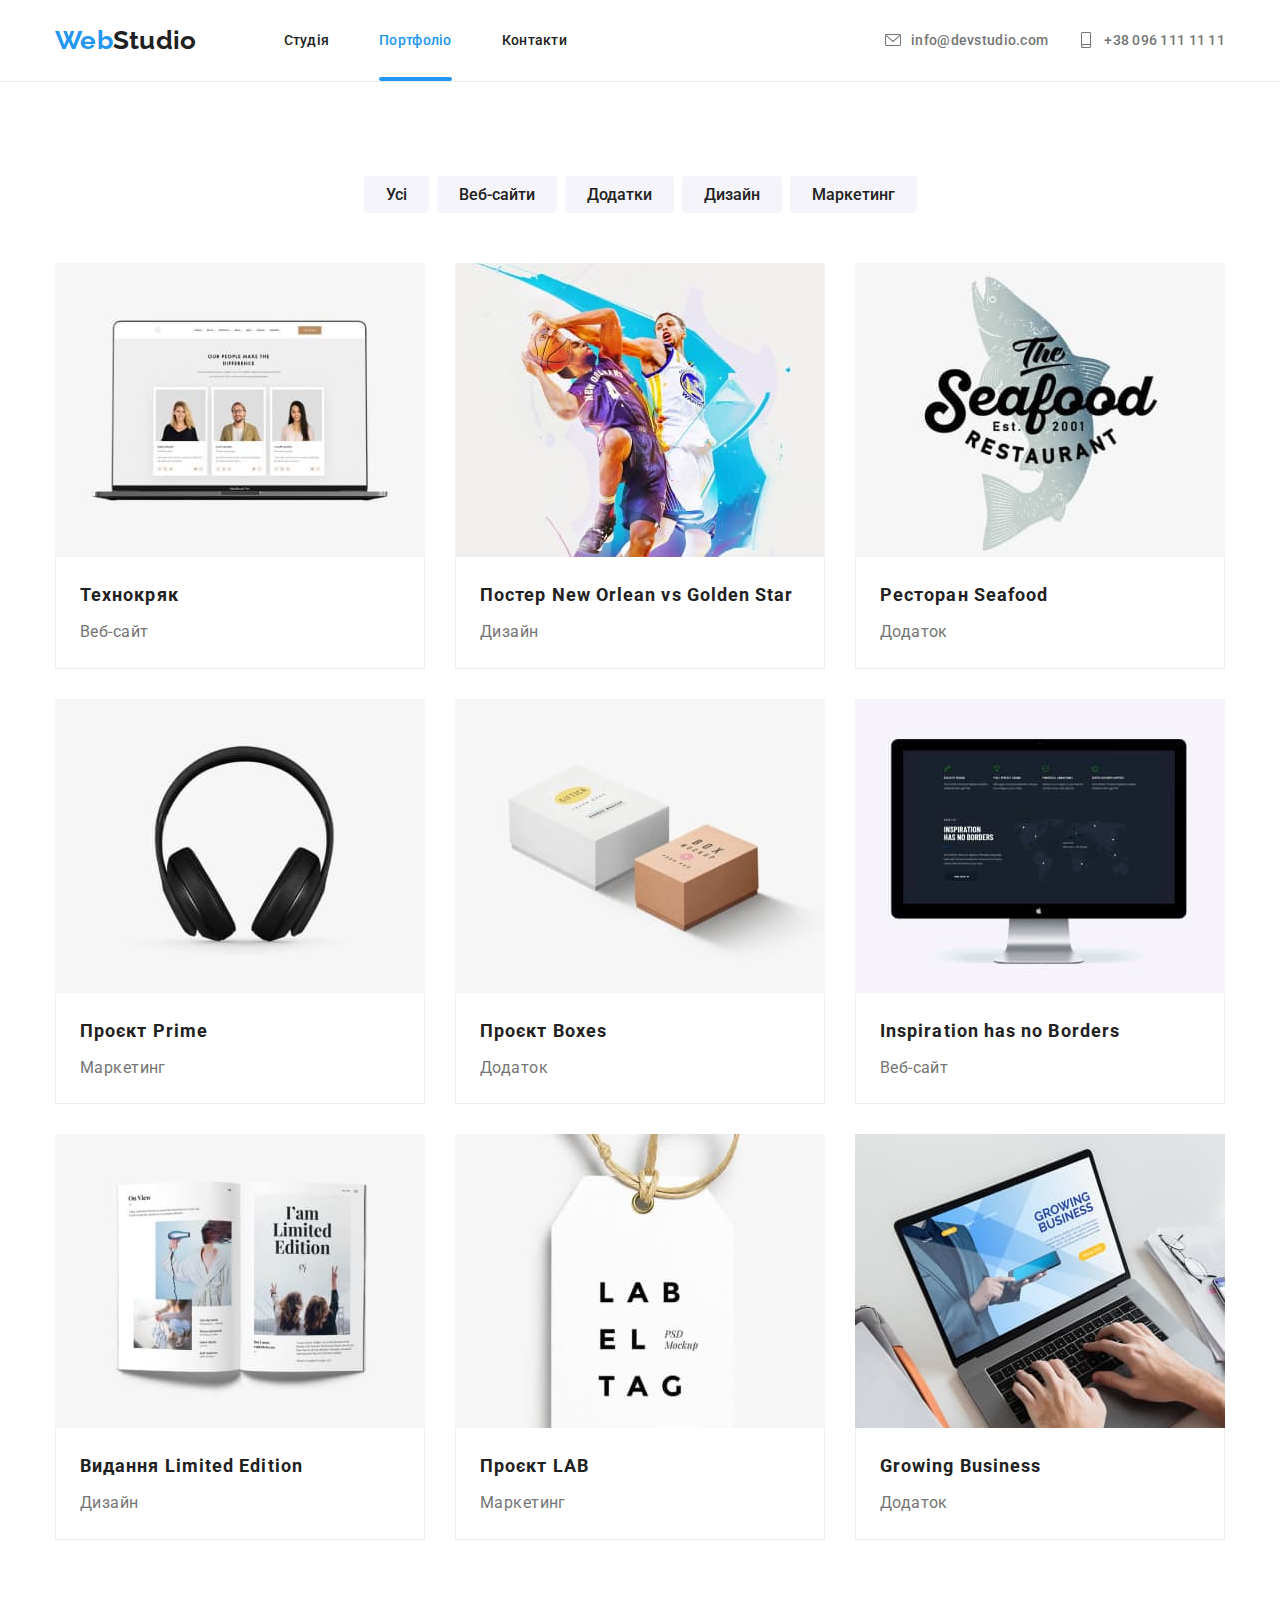
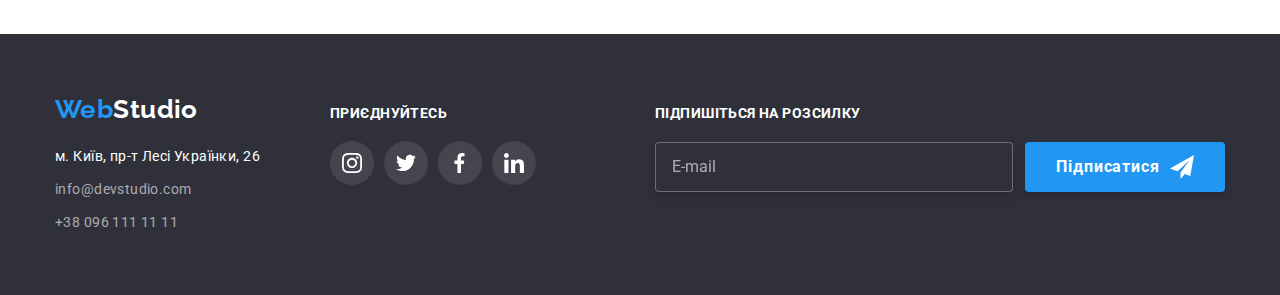
<file: portfolio.html>
<!DOCTYPE html>
<html lang="en">

<head>
  <meta charset="UTF-8" />
  <meta http-equiv="X-UA-Compatible" content="IE=edge" />
  <meta name="viewport" content="width=device-width, initial-scale=1.0" />
  <title>Document</title>
  <link rel="preconnect" href="https://fonts.googleapis.com" />
  <link rel="preconnect" href="https://fonts.gstatic.com" crossorigin />
  <link href="https://fonts.googleapis.com/css2?family=Raleway:wght@700&family=Roboto:wght@400;500;700;900&display=swap"
    rel="stylesheet" />
  <link rel="stylesheet" href="https://cdnjs.cloudflare.com/ajax/libs/modern-normalize/1.1.0/modern-normalize.css" />
  <link rel="stylesheet" href="./css/main.min.css" />
</head>

<body>
  <header class="page-header">
    <div class="navigation-contact container">
      <nav class="navigation">
        <a href="./index.html" class="logo link">
          <span class="logo__text">Web</span>Studio</a>
        <ul class="navigation__list list">
          <li class="navigation__item">
            <a href="./index.html" class="navigation__link link">Студія</a>
          </li>
          <li class="navigation__item">
            <a href="./portfolio.html" class="navigation__link link current">Портфоліо</a>
          </li>
          <li class="navigation__item">
            <a href="" class="navigation__link link">Контакти</a>
          </li>
        </ul>
      </nav>
      <ul class="contact list">
        <li class="contact__item item">
          <a href="mailto:info@devstudio.com" class="contact__link link">
            <svg class="contact__icon">
              <use href="./images/symbol-defs.svg#icon-envelope"></use>
            </svg>
            info@devstudio.com</a>
        </li>
        <li class="contact__item item">
          <a href="tel:+380961111111" class="contact__link link">
            <svg class="contact__icon">
              <use href="./images/symbol-defs.svg#icon-smartphone"></use>
            </svg>
            +38 096 111 11 11</a>
        </li>
      </ul>
    </div>
  </header>
  <main>
    <!-- Our works -->
    <section class="works section">
      <div class="container">
        <h1 class="visually-hidden">Наші роботи</h1>
        <ul class="button-list list">
          <li class="button-list__item"><button type="button" class="button-list__btn">Усі</button></li>
          <li class="button-list__item">
            <button type="button" class="button-list__btn">Веб-сайти</button>
          </li>
          <li class="button-list__item">
            <button type="button" class="button-list__btn">Додатки</button>
          </li>
          <li class="button-list__item">
            <button type="button" class="button-list__btn">Дизайн</button>
          </li>
          <li class="button-list__item">
            <button type="button" class="button-list__btn">Маркетинг</button>
          </li>
        </ul>
        <ul class="works__list list">
          <li class="works__item item">
            <a href="" class="works__link link">
              <div class="works__wrap">
                <img class="works__img" src="./images/portfolio-img1.jpg" alt="Веб-сайт" width="370" height="294" />
                <p class="works__paragraph">
                  Ресурс пропонує комплексні пропозиції з різним рівнем
                  функціоналу та сервісів. Все це дозволить відвідувачу
                  отримати вичерпні відомості про компанію чи приватну особу.
                </p>
              </div>
              <div class="works__card-border">
                <h2 class="works__title">Технокряк</h2>
                <p class="works__text">Веб-сайт</p>
              </div>
            </a>
          </li>
          <li class="works__item item">
            <a href="" class="works__link link">
              <div class="works__wrap">
                <img class="works__img" src="./images/portfolio-img2.jpg" alt="Гра в баскетбол" width="370" />
                <p class="works__paragraph">
                  Ресурс пропонує комплексні пропозиції з різним рівнем
                  функціоналу та сервісів. Все це дозволить відвідувачу
                  отримати вичерпні відомості про компанію чи приватну особу.
                </p>
              </div>
              <div class="works__card-border">
                <h2 class="works__title">
                  Постер New Orlean vs Golden Star
                </h2>
                <p class="works__text">Дизайн</p>
              </div>
            </a>
          </li>
          <li class="works__item item">
            <a href="" class="works__link link">
              <div class="works__wrap">
                <img class="works__img" src="./images/portfolio-img3.jpg" alt="Логотип ресторану" width="370" />
                <p class="works__paragraph">
                  Ресурс пропонує комплексні пропозиції з різним рівнем
                  функціоналу та сервісів. Все це дозволить відвідувачу
                  отримати вичерпні відомості про компанію чи приватну особу.
                </p>
              </div>
              <div class="works__card-border">
                <h2 class="works__title">Ресторан Seafood</h2>
                <p class="works__text">Додаток</p>
              </div>
            </a>
          </li>
          <li class="works__item item">
            <a href="" class="works__link link">
              <div class="works__wrap">
                <img class="works__img" src="./images/portfolio-img4.jpg" alt="Навушники" width="370" />
                <p class="works__paragraph">
                  Ресурс пропонує комплексні пропозиції з різним рівнем
                  функціоналу та сервісів. Все це дозволить відвідувачу
                  отримати вичерпні відомості про компанію чи приватну особу.
                </p>
              </div>
              <div class="works__card-border">
                <h2 class="works__title">Проєкт Prime</h2>
                <p class="works__text">Маркетинг</p>
              </div>
            </a>
          </li>
          <li class="works__item item">
            <a href="" class="works__link link">
              <div class="works__wrap">
                <img class="works__img" src="./images/portfolio-img5.jpg" alt="Коробки" width="370" />
                <p class="works__paragraph">
                  Ресурс пропонує комплексні пропозиції з різним рівнем
                  функціоналу та сервісів. Все це дозволить відвідувачу
                  отримати вичерпні відомості про компанію чи приватну особу.
                </p>
              </div>
              <div class="works__card-border">
                <h2 class="works__title">Проєкт Boxes</h2>
                <p class="works__text">Додаток</p>
              </div>
            </a>
          </li>
          <li class="works__item item">
            <a href="" class="works__link link">
              <div class="works__wrap">
                <img class="works__img" src="./images/portfolio-img6.jpg" alt="Веб-сайт" width="370" />
                <p class="works__paragraph">
                  Ресурс пропонує комплексні пропозиції з різним рівнем
                  функціоналу та сервісів. Все це дозволить відвідувачу
                  отримати вичерпні відомості про компанію чи приватну особу.
                </p>
              </div>
              <div class="works__card-border">
                <h2 class="works__title">Inspiration has no Borders</h2>
                <p class="works__text">Веб-сайт</p>
              </div>
            </a>
          </li>
          <li class="works__item item">
            <a href="" class="works__link link">
              <div class="works__wrap">
                <img class="works__img" src="./images/portfolio-img7.jpg" alt="Розгортка журналу" width="370" />
                <p class="works__paragraph">
                  Ресурс пропонує комплексні пропозиції з різним рівнем
                  функціоналу та сервісів. Все це дозволить відвідувачу
                  отримати вичерпні відомості про компанію чи приватну особу.
                </p>
              </div>
              <div class="works__card-border">
                <h2 class="works__title">Видання Limited Edition</h2>
                <p class="works__text">Дизайн</p>
              </div>
            </a>
          </li>
          <li class="works__item item">
            <a href="" class="works__link link">
              <div class="works__wrap">
                <img class="works__img" src="./images/portfolio-img8.jpg" alt="Етикетка" width="370" />
                <p class="works__paragraph">
                  Ресурс пропонує комплексні пропозиції з різним рівнем
                  функціоналу та сервісів. Все це дозволить відвідувачу
                  отримати вичерпні відомості про компанію чи приватну особу.
                </p>
              </div>
              <div class="works__card-border">
                <h2 class="works__title">Проєкт LAB</h2>
                <p class="works__text">Маркетинг</p>
              </div>
            </a>
          </li>
          <li class="works__item item">
            <a href="" class="works__link link">
              <div class="works__wrap">
                <img class="works__img" src="./images/portfolio-img9.jpg" alt="Ноутбук" width="370" />
                <p class="works__paragraph">
                  Ресурс пропонує комплексні пропозиції з різним рівнем
                  функціоналу та сервісів. Все це дозволить відвідувачу
                  отримати вичерпні відомості про компанію чи приватну особу.
                </p>
              </div>
              <div class="works__card-border">
                <h2 class="works__title">Growing Business</h2>
                <p class="works__text">Додаток</p>
              </div>
            </a>
          </li>
        </ul>
      </div>
    </section>
  </main>
  <footer class="page-footer">
    <div class="page-footer__all container">
      <div>
        <a href="./index.html" class="logo page-footer__logo link">
          <span class="logo__text">Web</span>Studio</a>
        <address class="address">
          <ul class="address__list list">
            <li class="address__item">
              <a href="https://goo.gl/maps/d3vubVebxPEq8JXa8" target="_blank" rel="noopener noreferrer nofollow"
                class="address__link address__link--accent link">
                м. Київ, пр-т Лесі Українки, 26
              </a>
            </li>
            <li class="address__item">
              <a href="mailto:info@devstudio.com" class="adress__link  link">info@devstudio.com</a>
            </li>
            <li class="address__item">
              <a href="tel:+380961111111" class="adress__link link">+38 096 111 11 11</a>
            </li>
          </ul>
        </address>
      </div>
      <div class="footer-join">
        <p class="footer-join__title">Приєднуйтесь</p>
        <ul class="social list">
          <li class="social__item">
            <a class="social__link footer-join__link" href=""><svg class="social__icon footer-join__icon">
                <use href="./images/symbol-defs.svg#icon-instagram"></use>
              </svg>
            </a>
          </li>
          <li class="social__item">
            <a class="social__link footer-join__link" href=""><svg class="social__icon footer-join__icon">
                <use href="./images/symbol-defs.svg#icon-bird"></use>
              </svg>
            </a>
          </li>
          <li class="social__item">
            <a class="social__link footer-join__link" href=""><svg class="social__icon footer-join__icon">
                <use href="./images/symbol-defs.svg#icon-facebook"></use>
              </svg>
            </a>
          </li>
          <li class="social__item">
            <a class="social__link footer-join__link" href=""><svg class="social__icon footer-join__icon">
                <use href="./images/symbol-defs.svg#icon-linkedin"></use>
              </svg>
            </a>
          </li>
        </ul>
      </div>
      <form class="subscribe">
        <div class="subscribe__form">
          <label for="mail-subscribe" class="subscribe__label">Підпишіться на розсилку</label>
          <input type="email" name="mail-subscribe" id="mail-subscribe" placeholder="E-mail" class="subscribe__input" />
        </div>
        <button class="subscribe__button" type="submit">
          Підписатися
          <svg class="subscribe__icon">
            <use href="./images/symbol-defs.svg#icon-icon-send"></use>
          </svg>
        </button>
      </form>
    </div>
  </footer>
</body>

</html>
</file>
<file: css/main.min.css>
body{font-family:"Roboto",sans-serif;color:#757575;background-color:#fff;font-size:14px;line-height:1.71;letter-spacing:.03em}.link{text-decoration:none;color:inherit}.list{list-style-type:none;padding:0;margin:0}.container{padding-right:15px;padding-left:15px;margin:0 auto}@media screen and (min-width: 320px){.container{min-width:320px}}@media screen and (min-width: 480px){.container{width:480px}}@media screen and (min-width: 768px){.container{width:768px}}@media screen and (min-width: 1200px){.container{width:1200px}}.section{padding-top:94px;padding-bottom:94px}.centered{text-align:center}@media screen and (min-width: 1200px){.item:not(:last-child){margin-right:30px}}.visually-hidden{position:absolute;white-space:nowrap;width:1px;height:1px;overflow:hidden;border:0;padding:0;clip:rect(0 0 0 0);-webkit-clip-path:inset(50%);clip-path:inset(50%);margin:-1px}.logo{font-family:"Raleway",sans-serif;font-weight:700;font-size:26px;line-height:1.2}.logo__text{color:#2196f3}.page-header{position:relative;border-bottom:1px solid;border-color:#ececec}@media screen and (min-width: 320px)and (max-width: 767px){.navigation-contact{padding-top:10px;padding-bottom:10px}}@media screen and (min-width: 768px){.navigation-contact{display:-webkit-box;display:-ms-flexbox;display:flex;-webkit-box-align:center;-ms-flex-align:center;align-items:center}}@media screen and (min-width: 1200px){.navigation-contact{display:-webkit-box;display:-ms-flexbox;display:flex;-webkit-box-align:center;-ms-flex-align:center;align-items:center}}.navigation{font-weight:500;line-height:1.2;letter-spacing:.02em;color:#212121;display:-webkit-box;display:-ms-flexbox;display:flex;-webkit-box-align:center;-ms-flex-align:center;align-items:center}.menu-toggle{display:inline-block;margin-left:auto;padding:0;border:none;background-color:rgba(0,0,0,0)}@media screen and (min-width: 767px){.menu-toggle{display:none}}.menu-button__close:hover,.menu-button__menu:hover{fill:#2196f3}.menu-button__close:focus,.menu-button__menu:focus{fill:#2196f3}.menu-container{display:none}.menu-container.is-open~.logo{display:none}@media screen and (min-width: 320px)and (max-width: 767px){.menu-container{position:fixed;top:0;bottom:0;left:0;width:100vw;height:100vh;z-index:999;padding-top:48px;padding-left:40px;padding-bottom:48px;background-color:#fff}.menu-container.is-open{display:-webkit-box;display:-ms-flexbox;display:flex;-webkit-box-orient:vertical;-webkit-box-direction:normal;-ms-flex-direction:column;flex-direction:column}}.js-close-menu{position:absolute;top:10px;right:10px}.menu-container__navigation .item{margin-bottom:32px}.menu-container__navigation .link{font-size:40px}.menu-container__contacts{margin-top:auto}.menu-container__tel{font-size:34px;color:#2196f3;margin-bottom:34px}@media screen and (min-width: 320px)and (max-width: 330px){.menu-container__tel{font-size:28px}}.menu-container__email{font-size:24px;color:#757575;margin-bottom:64px}.menu-container__social{display:-webkit-box;display:-ms-flexbox;display:flex}.menu-container__item{font-weight:500;font-size:18px;color:#2196f3}@media screen and (min-width: 320px)and (max-width: 330px){.menu-container__item{font-size:12px}}.menu-container__item:not(:last-child){padding-right:10px;border-right:1px solid rgba(33,33,33,.2)}.menu-container__item:not(:first-child){padding-left:10px}.navigation__list{display:none}@media screen and (min-width: 768px){.navigation__list{display:-webkit-box;display:-ms-flexbox;display:flex;margin-left:87px}}.navigation__item:not(:last-child){margin-right:50px}.navigation__link{-webkit-transition:color 250ms cubic-bezier(0.4, 0, 0.2, 1);transition:color 250ms cubic-bezier(0.4, 0, 0.2, 1)}.navigation__link:hover,.navigation__link:focus{color:#2196f3}.navigation__link{display:block;padding-top:32px;padding-bottom:32px}@media screen and (min-width: 768px){.navigation__link{position:relative}}.current{color:#2196f3}@media screen and (min-width: 768px){.current::after{content:"";position:absolute;bottom:0;left:0;width:100%;height:4px;background-color:#2196f3;border-radius:2px}}.contact{margin-left:auto;font-weight:500;line-height:1.2;letter-spacing:.02em}@media screen and (min-width: 320px)and (max-width: 767px){.contact{display:none}}@media screen and (min-width: 1200px){.contact{display:-webkit-box;display:-ms-flexbox;display:flex;-webkit-box-align:center;-ms-flex-align:center;align-items:center}}@media screen and (min-width: 768px)and (max-width: 1199px){.contact__item{font-size:12px}}@media screen and (min-width: 768px)and (max-width: 1199px){.contact__item:not(:last-child){margin-bottom:10px}}.contact__link{-webkit-transition:color 250ms cubic-bezier(0.4, 0, 0.2, 1);transition:color 250ms cubic-bezier(0.4, 0, 0.2, 1)}.contact__link:hover,.contact__link:focus{color:#2196f3}@media screen and (min-width: 1200px){.contact__link{display:-webkit-box;display:-ms-flexbox;display:flex;-webkit-box-align:center;-ms-flex-align:center;align-items:center}}.contact__icon{width:16px;height:16px;margin-right:10px;fill:#757575;-webkit-transition:fill 250ms cubic-bezier(0.4, 0, 0.2, 1);transition:fill 250ms cubic-bezier(0.4, 0, 0.2, 1)}.contact__link:hover .contact__icon{fill:#2196f3}@media screen and (min-width: 768px)and (max-width: 1199px){.contact__icon{width:14px;height:14px}}.hero,.page-footer{background-color:#2f303a}.hero{text-align:center;padding-top:118px;padding-bottom:118px;margin-left:auto;margin-right:auto;background-image:-webkit-gradient(linear, left top, left bottom, from(rgba(47, 48, 58, 0.4)), to(rgba(47, 48, 58, 0.4))),url(../images/bg-img.jpg);background-image:linear-gradient(rgba(47, 48, 58, 0.4), rgba(47, 48, 58, 0.4)),url(../images/bg-img.jpg);background-repeat:no-repeat;background-position:center;background-size:cover}@media(min-device-pixel-ratio: 2),(-webkit-min-device-pixel-ratio: 2),(min-resolution: 192dpi),(min-resolution: 2dppx){.hero .box{background-image:url(../images/bg-img@2x.jpg)}}@media screen and (min-device-pixel-ratio: 2)and (min-width: 1200px),screen and (-webkit-min-device-pixel-ratio: 2)and (min-width: 1200px),screen and (min-resolution: 192dpi)and (min-width: 1200px),screen and (min-resolution: 2dppx)and (min-width: 1200px){.hero{max-width:1600px;padding:200px 0;height:600px}}.hero__title{font-weight:900;font-size:26px;line-height:1.6;letter-spacing:.06em;text-transform:uppercase;color:#fff;margin-top:0;margin-bottom:32px}@media screen and (min-width: 1200px){.hero__title{font-size:44px;line-height:1.4}}.hero__button{font-weight:700;font-size:16px;line-height:1.9;letter-spacing:.06em;color:#fff;background-color:#2196f3;cursor:pointer;border-radius:4px;padding:10px 32px;border:none;-webkit-box-shadow:0px 4px 4px rgba(0,0,0,.15);box-shadow:0px 4px 4px rgba(0,0,0,.15);-webkit-transition:background-color 250ms cubic-bezier(0.4, 0, 0.2, 1);transition:background-color 250ms cubic-bezier(0.4, 0, 0.2, 1)}.hero__button:hover,.hero__button:focus{background-color:#188ce8}@media screen and (min-width: 320px)and (max-width: 1199px){.advantages{padding-top:60px;padding-bottom:60px}}@media screen and (min-width: 768px)and (max-width: 1199px){.advantages__list{display:-webkit-box;display:-ms-flexbox;display:flex;-ms-flex-wrap:wrap;flex-wrap:wrap;margin:-15px}}@media screen and (min-width: 1200px){.advantages__list{display:-webkit-box;display:-ms-flexbox;display:flex}}@media screen and (min-width: 480px){.advantages__item{width:450px;margin-right:auto;margin-left:auto}}@media screen and (min-width: 768px)and (max-width: 1199px){.advantages__item{width:calc((100% - 60px)/2);margin:15px}}@media screen and (min-width: 320px)and (max-width: 767px){.advantages__item:not(:last-child){margin-bottom:30px}}.advantages__card{height:120px;border-radius:4px;background-color:#f5f4fa;margin-bottom:30px;display:-webkit-box;display:-ms-flexbox;display:flex;-webkit-box-align:center;-ms-flex-align:center;align-items:center;-webkit-box-pack:center;-ms-flex-pack:center;justify-content:center}@media screen and (min-width: 1200px){.advantages__card{width:270px}}.advantages__icon{width:70px;height:70px}.advantages__title{font-weight:700;font-size:14px;line-height:1.2;text-transform:uppercase;color:#212121;margin-top:0;margin-bottom:10px}@media screen and (min-width: 320px)and (max-width: 767px){.advantages__title{text-align:center}}.advantages__text{margin:0}.what-we-do{padding-bottom:94px}@media screen and (max-width: 1199px){.what-we-do{display:none}}.what-we-do__title,.team__main-title,.clients__title{font-weight:700;font-size:28px;line-height:1.2;color:#212121;text-align:center}@media screen and (min-width: 1200px){.what-we-do__title,.team__main-title,.clients__title{font-size:36px;margin-top:0;margin-bottom:50px}}.what-we-do__list{display:-webkit-box;display:-ms-flexbox;display:flex}.what-we-do__item{position:relative}.what-we-do__text{position:absolute;left:0;bottom:0;width:100%;padding:27px 0px;margin:0;text-transform:uppercase;font-weight:700;line-height:16px;text-align:center;color:#fff;background-color:rgba(47,48,58,.8)}.team{background-color:#f5f4fa}@media screen and (min-width: 320px)and (max-width: 1199px){.team{padding-top:60px;padding-bottom:60px}}@media screen and (min-width: 320px)and (max-width: 1199px){.team__main-title{margin-top:0}}@media screen and (min-width: 768px)and (max-width: 1199px){.team__list{display:-webkit-box;display:-ms-flexbox;display:flex;-ms-flex-wrap:wrap;flex-wrap:wrap;margin:-15px}}@media screen and (min-width: 1200px){.team__list{display:-webkit-box;display:-ms-flexbox;display:flex;text-align:center}}.team__item{background-color:#fff;-webkit-box-shadow:0px 1px 3px rgba(0,0,0,.12),0px 1px 1px rgba(0,0,0,.14),0px 2px 1px rgba(0,0,0,.2);box-shadow:0px 1px 3px rgba(0,0,0,.12),0px 1px 1px rgba(0,0,0,.14),0px 2px 1px rgba(0,0,0,.2);border-radius:0px 0px 4px 4px}@media screen and (min-width: 480px)and (max-width: 767px){.team__item{width:450px;margin-right:auto;margin-left:auto}}@media screen and (min-width: 768px)and (max-width: 1199px){.team__item{width:calc((100% - 60px)/2);margin:15px}}@media screen and (min-width: 320px)and (max-width: 767px){.team__item:not(:last-child){margin-bottom:30px}}.team__img{width:100%}@media screen and (min-width: 1200px){.team__img{width:270px}}.team__card{padding-top:30px;padding-bottom:30px}.team__title{font-weight:500;font-size:16px;line-height:1.2;color:#212121;margin:0;text-align:center}.team__text{font-size:16px;line-height:1.2;margin-top:10px;margin-bottom:0;text-align:center}.social{display:-webkit-box;display:-ms-flexbox;display:flex;-webkit-box-pack:center;-ms-flex-pack:center;justify-content:center;margin-top:16px}.social__item:not(:last-child){margin-right:10px}.social__link{display:-webkit-box;display:-ms-flexbox;display:flex;-webkit-box-pack:center;-ms-flex-pack:center;justify-content:center;-webkit-box-align:center;-ms-flex-align:center;align-items:center;width:44px;height:44px;border-radius:50%;-webkit-transition:background-color 250ms cubic-bezier(0.4, 0, 0.2, 1);transition:background-color 250ms cubic-bezier(0.4, 0, 0.2, 1)}.social__link:hover,.social__link:focus{background-color:#2196f3}.social__icon{width:20px;height:20px;fill:#afb1b8;display:block;-webkit-transition:fill 250ms cubic-bezier(0.4, 0, 0.2, 1);transition:fill 250ms cubic-bezier(0.4, 0, 0.2, 1)}.social__link:hover .social__icon,.social__link:focus .social__icon{fill:#fff}@media screen and (max-width: 1199px){.clients{padding-top:60px;padding-bottom:60px}}@media screen and (min-width: 320px)and (max-width: 1199px){.clients__title{margin-top:0;margin-bottom:30px}}@media screen and (min-width: 320px){.clients__list{display:-webkit-box;display:-ms-flexbox;display:flex;-ms-flex-wrap:wrap;flex-wrap:wrap;margin:-15px;-webkit-box-pack:center;-ms-flex-pack:center;justify-content:center}}@media screen and (min-width: 1200px){.clients__list{display:-webkit-box;display:-ms-flexbox;display:flex}}@media screen and (min-width: 320px)and (max-width: 479px){.clients__item{width:calc((100% - 60px)/2);margin:15px}}@media screen and (min-width: 480px)and (max-width: 1199px){.clients__item{width:210px;margin:15px}}@media screen and (min-width: 768px)and (max-width: 1199px){.clients__item{width:calc((100% - 90px)/3);margin:15px}}.clients__link{border:1px solid #afb1b8;border-radius:4px;height:92px;display:-webkit-box;display:-ms-flexbox;display:flex;-webkit-box-pack:center;-ms-flex-pack:center;justify-content:center;-webkit-box-align:center;-ms-flex-align:center;align-items:center;-webkit-transition:border 250ms cubic-bezier(0.4, 0, 0.2, 1);transition:border 250ms cubic-bezier(0.4, 0, 0.2, 1)}.clients__link:hover,.clients__link:focus{border:1px solid #2196f3}@media screen and (min-width: 1200px){.clients__link{width:170px}}.clients__icon{display:block;fill:#afb1b8;-webkit-transition:fill 250ms cubic-bezier(0.4, 0, 0.2, 1);transition:fill 250ms cubic-bezier(0.4, 0, 0.2, 1)}.clients__link:hover .clients__icon,.clients__link:focus .clients__icon{fill:#2196f3}.page-footer{padding-top:60px;padding-bottom:60px}@media screen and (min-width: 1200px){.page-footer__all{display:-webkit-box;display:-ms-flexbox;display:flex;-webkit-box-align:baseline;-ms-flex-align:baseline;align-items:baseline}}@media screen and (min-width: 768px)and (max-width: 1199px){.page-footer__all{display:-webkit-box;display:-ms-flexbox;display:flex;-ms-flex-wrap:wrap;flex-wrap:wrap;-webkit-box-pack:center;-ms-flex-pack:center;justify-content:center}}@media screen and (min-width: 320px)and (max-width: 1199px){.page-footer__contacts{text-align:center;margin-bottom:60px}}.page-footer__logo{color:#fff;display:inline-block;margin-bottom:20px}.address{font-style:normal}.address__item{color:rgba(255,255,255,.6)}.address__item:not(:last-child){margin-bottom:9px;margin-right:0}.address__link--accent{color:#fff}@media screen and (min-width: 320px)and (max-width: 1199px){.footer-join{margin-bottom:70px}}@media screen and (min-width: 768px){.footer-join{margin-left:165px}}@media screen and (min-width: 1200px){.footer-join{margin-left:70px}}.footer-join__title{text-transform:uppercase;font-weight:700;font-size:14px;line-height:16px;color:#fff;margin-top:0;margin-bottom:20px}@media screen and (min-width: 320px)and (max-width: 1199px){.footer-join__title{text-align:center}}.footer-join__link{display:-webkit-box;display:-ms-flexbox;display:flex;-webkit-box-pack:center;-ms-flex-pack:center;justify-content:center;-webkit-box-align:center;-ms-flex-align:center;align-items:center;background-color:rgba(255,255,255,.1);border-radius:50%;width:44px;height:44px;border-radius:50%;-webkit-transition:background-color 250ms cubic-bezier(0.4, 0, 0.2, 1);transition:background-color 250ms cubic-bezier(0.4, 0, 0.2, 1)}.footer-join__link:hover,.footer-join__link:focus{background-color:#2196f3}.footer-join__icon{width:20px;height:20px;fill:#fff}@media screen and (min-width: 320px)and (max-width: 1199px){.subscribe{text-align:center}}@media screen and (min-width: 1200px){.subscribe{display:-webkit-box;display:-ms-flexbox;display:flex;margin-left:auto;-webkit-box-align:end;-ms-flex-align:end;align-items:flex-end}}.subscribe__form{display:-webkit-box;display:-ms-flexbox;display:flex;-webkit-box-orient:vertical;-webkit-box-direction:normal;-ms-flex-direction:column;flex-direction:column}.subscribe__label{margin-bottom:20px;color:#fff;font-weight:700;line-height:1.14;text-transform:uppercase}.subscribe__input{border:1px solid rgba(255,255,255,.3);-webkit-filter:drop-shadow(0px 4px 4px rgba(0, 0, 0, 0.15));filter:drop-shadow(0px 4px 4px rgba(0, 0, 0, 0.15));border-radius:4px;outline:none;font-weight:400;font-size:16px;line-height:1.25;height:50px;padding-left:16px;color:rgba(255,255,255,.6);background-color:#2f303a}.subscribe__form .subscribe__input::-webkit-input-placeholder{font-weight:400;font-size:16px;line-height:1.25;color:rgba(255,255,255,.6)}.subscribe__form .subscribe__input::-moz-placeholder{font-weight:400;font-size:16px;line-height:1.25;color:rgba(255,255,255,.6)}.subscribe__form .subscribe__input:-ms-input-placeholder{font-weight:400;font-size:16px;line-height:1.25;color:rgba(255,255,255,.6)}.subscribe__form .subscribe__input::-ms-input-placeholder{font-weight:400;font-size:16px;line-height:1.25;color:rgba(255,255,255,.6)}.subscribe__form .subscribe__input::placeholder{font-weight:400;font-size:16px;line-height:1.25;color:rgba(255,255,255,.6)}@media screen and (min-width: 320px)and (max-width: 1199px){.subscribe__input{margin-bottom:20px}}@media screen and (min-width: 480px){.subscribe__input{width:450px;-ms-flex-item-align:center;align-self:center}}@media screen and (min-width: 768px){.subscribe__input{width:450px;margin-right:auto;margin-left:auto}}@media screen and (min-width: 1200px){.subscribe__input{width:358px}}.subscribe__button{display:-webkit-box;display:-ms-flexbox;display:flex;-webkit-box-align:center;-ms-flex-align:center;align-items:center;-webkit-box-pack:center;-ms-flex-pack:center;justify-content:center;margin-left:12px;width:200px;height:50px;font-weight:700;font-size:16px;line-height:1.87;letter-spacing:.06em;color:#fff;background-color:#2196f3;-webkit-box-shadow:0px 4px 4px rgba(0,0,0,.15);box-shadow:0px 4px 4px rgba(0,0,0,.15);border-radius:4px;border:none;cursor:pointer}@media screen and (min-width: 320px)and (max-width: 1199px){.subscribe__button{margin-left:auto;margin-right:auto}}.subscribe__icon{fill:#fff;width:24px;height:24px;margin-left:10px}.button-list{display:-webkit-box;display:-ms-flexbox;display:flex;-webkit-box-pack:center;-ms-flex-pack:center;justify-content:center;margin-bottom:50px}.button-list__item:not(:last-child){margin-right:8px}.button-list__btn{font-family:inherit;font-weight:500;font-size:16px;line-height:1.6;color:#212121;background-color:#f5f4fa;cursor:pointer;border-radius:4px;padding:6px 22px;border:none;-webkit-transition:color 250ms cubic-bezier(0.4, 0, 0.2, 1),background-color 250ms cubic-bezier(0.4, 0, 0.2, 1),-webkit-box-shadow 250ms cubic-bezier(0.4, 0, 0.2, 1);transition:color 250ms cubic-bezier(0.4, 0, 0.2, 1),background-color 250ms cubic-bezier(0.4, 0, 0.2, 1),-webkit-box-shadow 250ms cubic-bezier(0.4, 0, 0.2, 1);transition:color 250ms cubic-bezier(0.4, 0, 0.2, 1),background-color 250ms cubic-bezier(0.4, 0, 0.2, 1),box-shadow 250ms cubic-bezier(0.4, 0, 0.2, 1);transition:color 250ms cubic-bezier(0.4, 0, 0.2, 1),background-color 250ms cubic-bezier(0.4, 0, 0.2, 1),box-shadow 250ms cubic-bezier(0.4, 0, 0.2, 1),-webkit-box-shadow 250ms cubic-bezier(0.4, 0, 0.2, 1)}.button-list__btn:hover,.button-list__btn:focus{color:#fff;background-color:#2196f3;-webkit-box-shadow:0px 3px 1px rgba(0,0,0,.1),0px 1px 2px rgba(0,0,0,.08),0px 2px 2px rgba(0,0,0,.12);box-shadow:0px 3px 1px rgba(0,0,0,.1),0px 1px 2px rgba(0,0,0,.08),0px 2px 2px rgba(0,0,0,.12)}.works__list{display:-webkit-box;display:-ms-flexbox;display:flex;-ms-flex-wrap:wrap;flex-wrap:wrap}.works__item{width:calc((100% - 60px)/3);margin-bottom:30px}.works__item:nth-child(3n){margin-right:0}.works__item:nth-last-child(-n+3){margin-bottom:0}.works__link{display:block;-webkit-transition:-webkit-box-shadow 250ms cubic-bezier(0.4, 0, 0.2, 1);transition:-webkit-box-shadow 250ms cubic-bezier(0.4, 0, 0.2, 1);transition:box-shadow 250ms cubic-bezier(0.4, 0, 0.2, 1);transition:box-shadow 250ms cubic-bezier(0.4, 0, 0.2, 1), -webkit-box-shadow 250ms cubic-bezier(0.4, 0, 0.2, 1)}.works__link:hover{-webkit-box-shadow:0px 1px 1px rgba(0,0,0,.12),0px 4px 4px rgba(0,0,0,.06),1px 4px 6px rgba(0,0,0,.16);box-shadow:0px 1px 1px rgba(0,0,0,.12),0px 4px 4px rgba(0,0,0,.06),1px 4px 6px rgba(0,0,0,.16)}.works__wrap{position:relative;overflow:hidden}.works__img{display:block}.works__paragraph{position:absolute;top:0;left:0;margin:0;padding:63px 24px;font-size:18px;line-height:28px;color:#fff;background-color:rgba(33,150,243,.9);-webkit-transform:translateY(100%);transform:translateY(100%);-webkit-transition:-webkit-transform 250ms cubic-bezier(0.4, 0, 0.2, 1);transition:-webkit-transform 250ms cubic-bezier(0.4, 0, 0.2, 1);transition:transform 250ms cubic-bezier(0.4, 0, 0.2, 1);transition:transform 250ms cubic-bezier(0.4, 0, 0.2, 1), -webkit-transform 250ms cubic-bezier(0.4, 0, 0.2, 1)}.works__link:hover .works__paragraph,.works__link:focus .works__paragraph{-webkit-transform:translateY(0);transform:translateY(0)}.works__card-border{border-right:1px solid;border-bottom:1px solid;border-left:1px solid;border-color:#eee;padding-top:20px;padding-right:24px;padding-bottom:20px;padding-left:24px}.works__title{font-weight:700;font-size:18px;line-height:2;letter-spacing:.06em;color:#212121;margin:0}.works__text{font-size:16px;line-height:1.9;margin-top:4px;margin-bottom:0}.backdrop{position:fixed;top:0;left:0;width:100%;height:100%;background-color:rgba(0,0,0,.2);opacity:1;-webkit-transition:opacity 250ms cubic-bezier(0.4, 0, 0.2, 1),visibility 250ms cubic-bezier(0.4, 0, 0.2, 1);transition:opacity 250ms cubic-bezier(0.4, 0, 0.2, 1),visibility 250ms cubic-bezier(0.4, 0, 0.2, 1);overflow-y:scroll}.backdrop.is-hidden{opacity:0;visibility:hidden;pointer-events:none}.backdrop.is-hidden .modal{opacity:0}.modal{position:relative;margin-top:93px;margin-right:auto;margin-left:auto;max-width:528px;min-height:581px;background-color:#fff;-webkit-box-shadow:0px 1px 3px rgba(0,0,0,.12),0px 1px 1px rgba(0,0,0,.14),0px 2px 1px rgba(0,0,0,.2);box-shadow:0px 1px 3px rgba(0,0,0,.12),0px 1px 1px rgba(0,0,0,.14),0px 2px 1px rgba(0,0,0,.2);border-radius:4px}@media screen and (min-width: 320px)and (max-width: 479px){.modal{min-width:300px;max-width:450px}}@media screen and (min-width: 480px){.modal{width:450px}}@media screen and (min-width: 768px){.modal{position:absolute;top:50%;left:50%;-webkit-transform:translate(-50%, -50%);transform:translate(-50%, -50%)}}.close-btn{position:absolute;display:-webkit-box;display:-ms-flexbox;display:flex;-webkit-box-align:center;-ms-flex-align:center;align-items:center;-webkit-box-pack:center;-ms-flex-pack:center;justify-content:center;top:8px;right:8px;width:30px;height:30px;padding:0;border:solid 1px;border-color:rgba(0,0,0,.1);border-radius:50%;background-color:#fff;cursor:pointer;-webkit-transition:fill 250ms cubic-bezier(0.4, 0, 0.2, 1);transition:fill 250ms cubic-bezier(0.4, 0, 0.2, 1)}.close-btn:focus .close-btn__icon,.close-btn:hover .close-btn__icon{fill:#2196f3}.form{padding:40px}.form__paragraph{margin-top:0;margin-bottom:12px;font-weight:700;font-size:20px;line-height:1.15;color:#212121}.form__field{position:relative;display:-webkit-box;display:-ms-flexbox;display:flex;-webkit-box-orient:vertical;-webkit-box-direction:normal;-ms-flex-direction:column;flex-direction:column}.form__field:not(:last-of-type){margin-bottom:10px}.form__label{margin-bottom:4px;font-size:12px;line-height:1.16;letter-spacing:.01em}.form__input{border:1px solid;border-color:rgba(33,33,33,.2);border-radius:4px;padding-top:12px;padding-bottom:12px;padding-left:42px;-webkit-transition:border-color 250ms cubic-bezier(0.4, 0, 0.2, 1);transition:border-color 250ms cubic-bezier(0.4, 0, 0.2, 1)}.form__input:focus{border-color:#2196f3;outline:none}.form__textarea{resize:none;padding:12px 16px;height:120px}.form__textarea::-webkit-input-placeholder{font-weight:400;font-size:12px;line-height:1.16;letter-spacing:.01em;color:rgba(117,117,117,.5)}.form__textarea::-moz-placeholder{font-weight:400;font-size:12px;line-height:1.16;letter-spacing:.01em;color:rgba(117,117,117,.5)}.form__textarea:-ms-input-placeholder{font-weight:400;font-size:12px;line-height:1.16;letter-spacing:.01em;color:rgba(117,117,117,.5)}.form__textarea::-ms-input-placeholder{font-weight:400;font-size:12px;line-height:1.16;letter-spacing:.01em;color:rgba(117,117,117,.5)}.form__textarea::placeholder{font-weight:400;font-size:12px;line-height:1.16;letter-spacing:.01em;color:rgba(117,117,117,.5)}.form__icon{position:absolute;top:33px;left:12px;fill:var(--title-text-color);-webkit-transition:fill 250ms cubic-bezier(0.4, 0, 0.2, 1);transition:fill 250ms cubic-bezier(0.4, 0, 0.2, 1)}.form__field:focus-within .form__icon{fill:#2196f3}.policy{display:-webkit-box;display:-ms-flexbox;display:flex;-webkit-box-align:center;-ms-flex-align:center;align-items:center;-webkit-box-pack:center;-ms-flex-pack:center;justify-content:center;margin-top:20px}.policy__checkbox{-webkit-appearance:none;-moz-appearance:none;appearance:none;position:absolute}.policy__checkbox:checked+.policy__icon{border-color:rgba(0,0,0,0);background-image:url(../images/checked.svg);background-size:contain;background-origin:border-box;width:16px;height:15px}.policy__icon{display:inline-block;margin-right:9px;width:16px;height:15px;border:2px solid #212121;border-radius:4px}@media screen and (min-width: 320px)and (max-width: 1199px){.policy__phrase{font-size:12px}}.policy__link{color:#2196f3}.send-btn{display:block;margin-left:auto;margin-right:auto;margin-top:30px;padding:10px 52px;font-weight:700;font-size:16px;line-height:1.88;color:#fff;background-color:#2196f3;-webkit-box-shadow:0px 4px 4px rgba(0,0,0,.15);box-shadow:0px 4px 4px rgba(0,0,0,.15);border-radius:4px;cursor:pointer;border:none;-webkit-transition:background-color 250ms cubic-bezier(0.4, 0, 0.2, 1);transition:background-color 250ms cubic-bezier(0.4, 0, 0.2, 1)}.send-btn:hover,.send-btn:focus{background-color:#188ce8}/*# sourceMappingURL=main.min.css.map */
</file>
